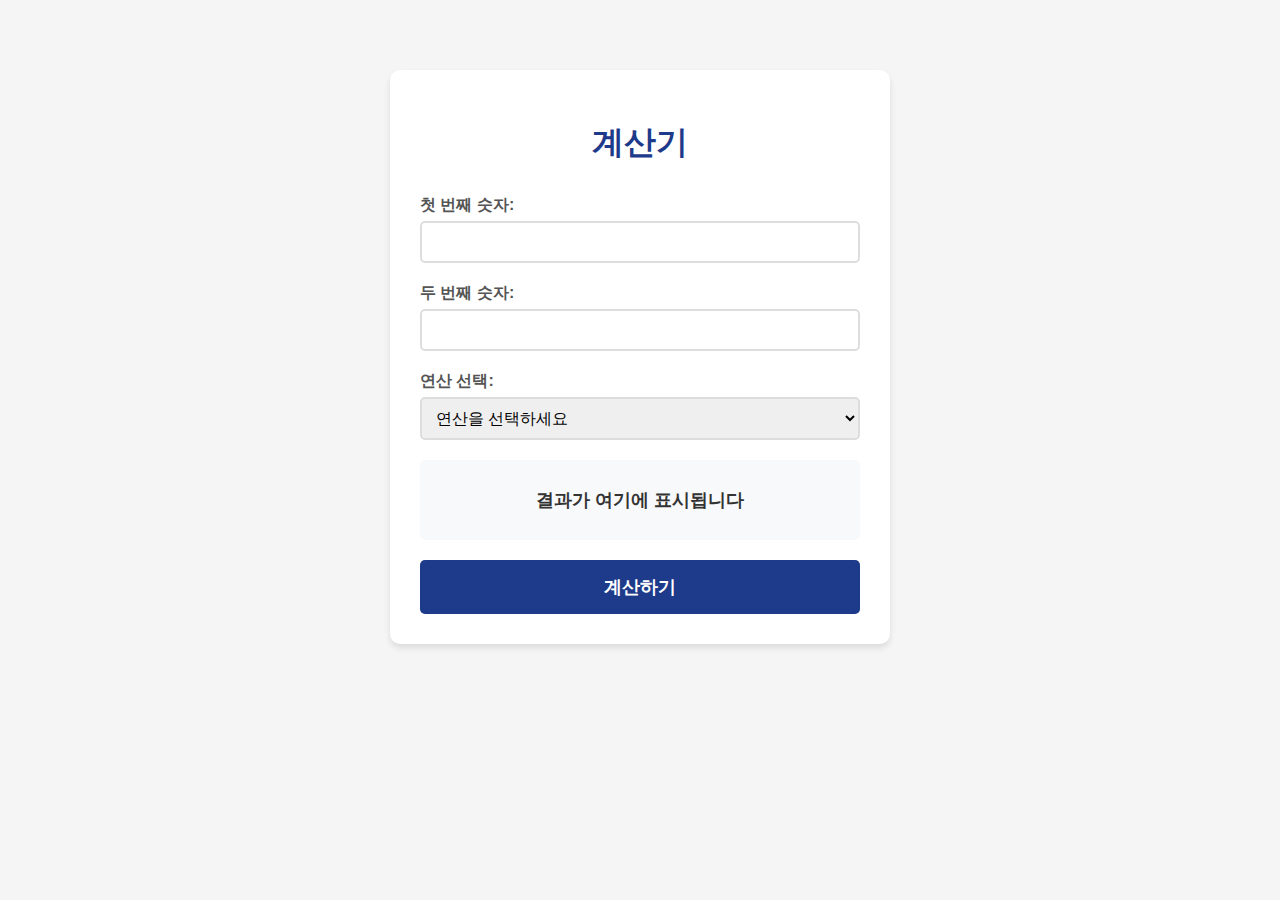
<file: src/main/resources/templates/calculator.html>
<!DOCTYPE html>
<html lang="ko">
<head>
    <meta charset="UTF-8">
    <meta name="viewport" content="width=device-width, initial-scale=1.0">
    <title>계산기</title>
    <style>
        body {
            font-family: Arial, sans-serif;
            max-width: 500px;
            margin: 50px auto;
            padding: 20px;
            background-color: #f5f5f5;
        }
        
        .calculator {
            background-color: white;
            padding: 30px;
            border-radius: 10px;
            box-shadow: 0 4px 6px rgba(0, 0, 0, 0.1);
        }
        
        h1 {
            text-align: center;
            color: #1e3a8a;
            margin-bottom: 30px;
        }
        
        .form-group {
            margin-bottom: 20px;
        }
        
        label {
            display: block;
            margin-bottom: 5px;
            font-weight: bold;
            color: #555;
        }
        
        input[type="number"], select {
            width: 100%;
            padding: 10px;
            border: 2px solid #ddd;
            border-radius: 5px;
            font-size: 16px;
            box-sizing: border-box;
        }
        
        input[type="number"]:focus, select:focus {
            outline: none;
            border-color: #1e3a8a;
        }
        
        .operation-group {
            display: flex;
            align-items: center;
            gap: 10px;
        }
        
        .operation-group select {
            flex: 1;
        }
        
        .result {
            background-color: #f8f9fa;
            padding: 15px;
            border-radius: 5px;
            text-align: center;
            font-size: 18px;
            font-weight: bold;
            color: #333;
            margin: 20px 0;
            min-height: 50px;
            display: flex;
            align-items: center;
            justify-content: center;
        }
        
        button {
            width: 100%;
            padding: 15px;
            background-color: #1e3a8a;
            color: white;
            border: none;
            border-radius: 5px;
            font-size: 18px;
            font-weight: bold;
            cursor: pointer;
            transition: background-color 0.3s;
        }
        
        button:hover {
            background-color: #01258a;
        }
        
        button:active {
            transform: translateY(1px);
        }
    </style>
</head>
<body>
    <div class="calculator">
        <h1>계산기</h1>
        
        <form id="calculatorForm" action="/calculate" method="POST">
            <div class="form-group">
                <label for="num1">첫 번째 숫자:</label>
                <input type="number" id="num1" name="num1" step="any" required>
            </div>

            <div class="form-group">
                <label for="num2">두 번째 숫자:</label>
                <input type="number" id="num2" name="num2" step="any" required>
            </div>
            
            <div class="form-group">
                <label for="operation">연산 선택:</label>
                <div class="operation-group">
                    <select id="operation" name="operation" required>
                        <option value="">연산을 선택하세요</option>
                        <option value="add">덧셈 (+)</option>
                        <option value="subtract">뺄셈 (-)</option>
                        <option value="multiply">곱셈 (×)</option>
                        <option value="divide">나눗셈 (÷)</option>
                    </select>
                </div>
            </div>
            
            
            <div class="result" id="result">
                결과가 여기에 표시됩니다
            </div>
            
            <button type="submit">계산하기</button>
        </form>
    </div>
</body>
</html>
</file>
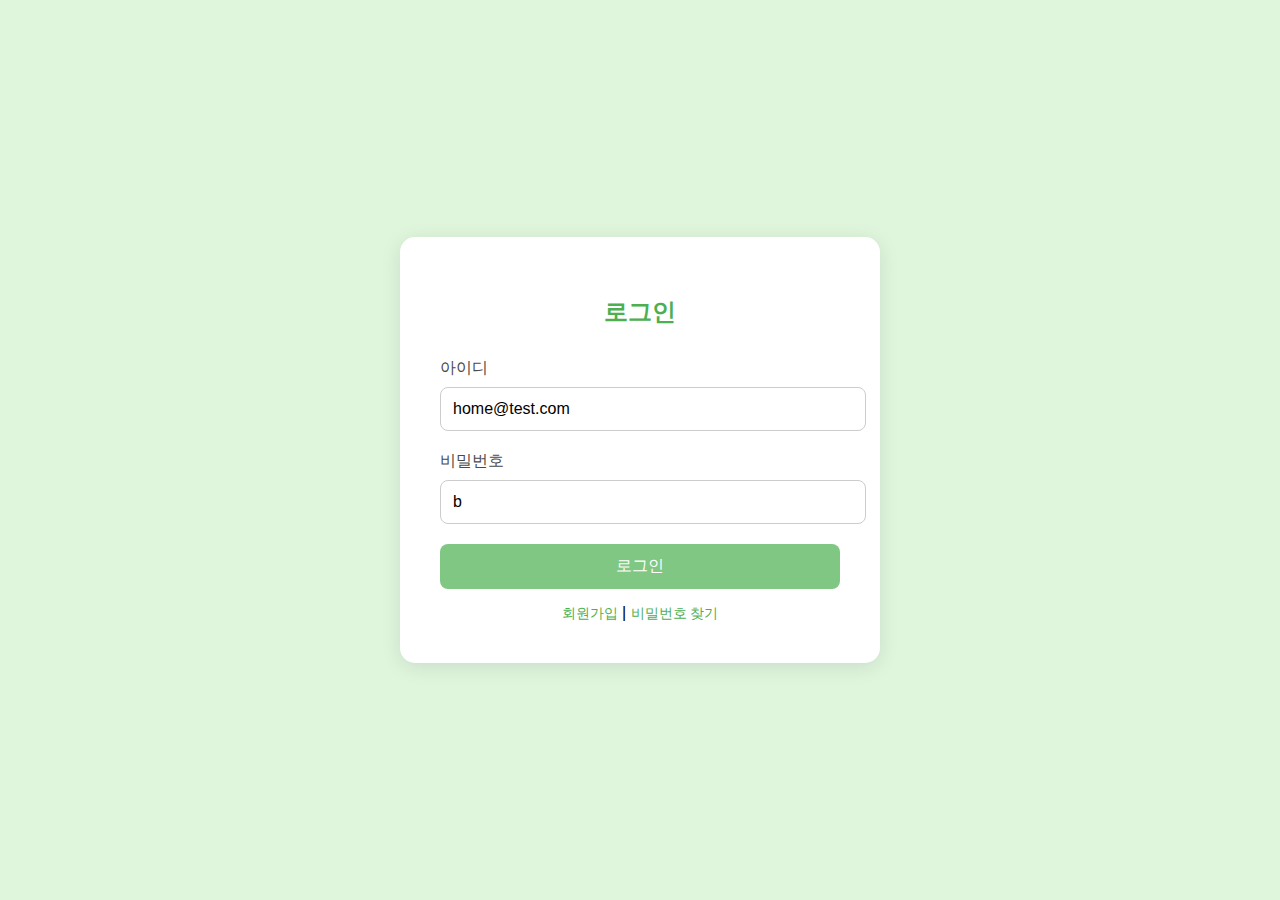
<file: src/main/resources/templates/auth/login.html>
<!DOCTYPE html>
<html lang="ko">
<head>
  <meta charset="UTF-8" />
  <meta name="viewport" content="width=device-width, initial-scale=1.0" />
  <title>로그인</title>
  <style>
    /* 전체 배경 설정 */
    body {
      margin: 0;
      padding: 0;
      font-family: 'Noto Sans KR', sans-serif;
      background-color: #dff6dd; /* 초록 파스텔 배경 */
      display: flex;
      justify-content: center;
      align-items: center;
      height: 100vh;
    }

    /* 로그인 박스 */
    .login-container {
      background-color: #ffffff;
      padding: 40px;
      border-radius: 15px;
      box-shadow: 0 4px 20px rgba(0, 0, 0, 0.1);
      width: 100%;
      max-width: 400px;
    }

    .login-container h2 {
      text-align: center;
      color: #4caf50;
      margin-bottom: 30px;
    }

    /* 입력 필드 스타일 */
    .form-group {
      margin-bottom: 20px;
    }

    .form-group label {
      display: block;
      margin-bottom: 8px;
      color: #4a4a4a;
    }

    .form-group input {
      width: 100%;
      padding: 12px;
      border: 1px solid #ccc;
      border-radius: 8px;
      font-size: 16px;
    }

    /* 로그인 버튼 */
    .login-btn {
      width: 100%;
      padding: 12px;
      background-color: #81c784; /* 부드러운 초록 */
      border: none;
      border-radius: 8px;
      color: white;
      font-size: 16px;
      cursor: pointer;
      transition: background-color 0.3s ease;
    }

    .login-btn:hover {
      background-color: #66bb6a;
    }

    /* 링크 */
    .login-container .links {
      margin-top: 15px;
      text-align: center;
    }

    .login-container .links a {
      color: #4caf50;
      text-decoration: none;
      font-size: 14px;
    }

    .login-container .links a:hover {
      text-decoration: underline;
    }
  </style>
</head>
<body>

  <div class="login-container">
    <h2>로그인</h2>
    <form action="/auth/login" method="GET">
      <div class="form-group">
        <label for="email">아이디</label>
        <input type="text" id="email" name="email" placeholder="아이디를 입력하세요" required value="home@test.com" />
      </div>
      <div class="form-group">
        <label for="password">비밀번호</label>
        <input type="text" id="password" name="password" placeholder="비밀번호를 입력하세요" required value="b" />
      </div>
      <button type="submit" class="login-btn">로그인</button>
      <div class="links">
        <a href="#">회원가입</a> | <a href="#">비밀번호 찾기</a>
      </div>
    </form>
  </div>

</body>
</html>
</file>
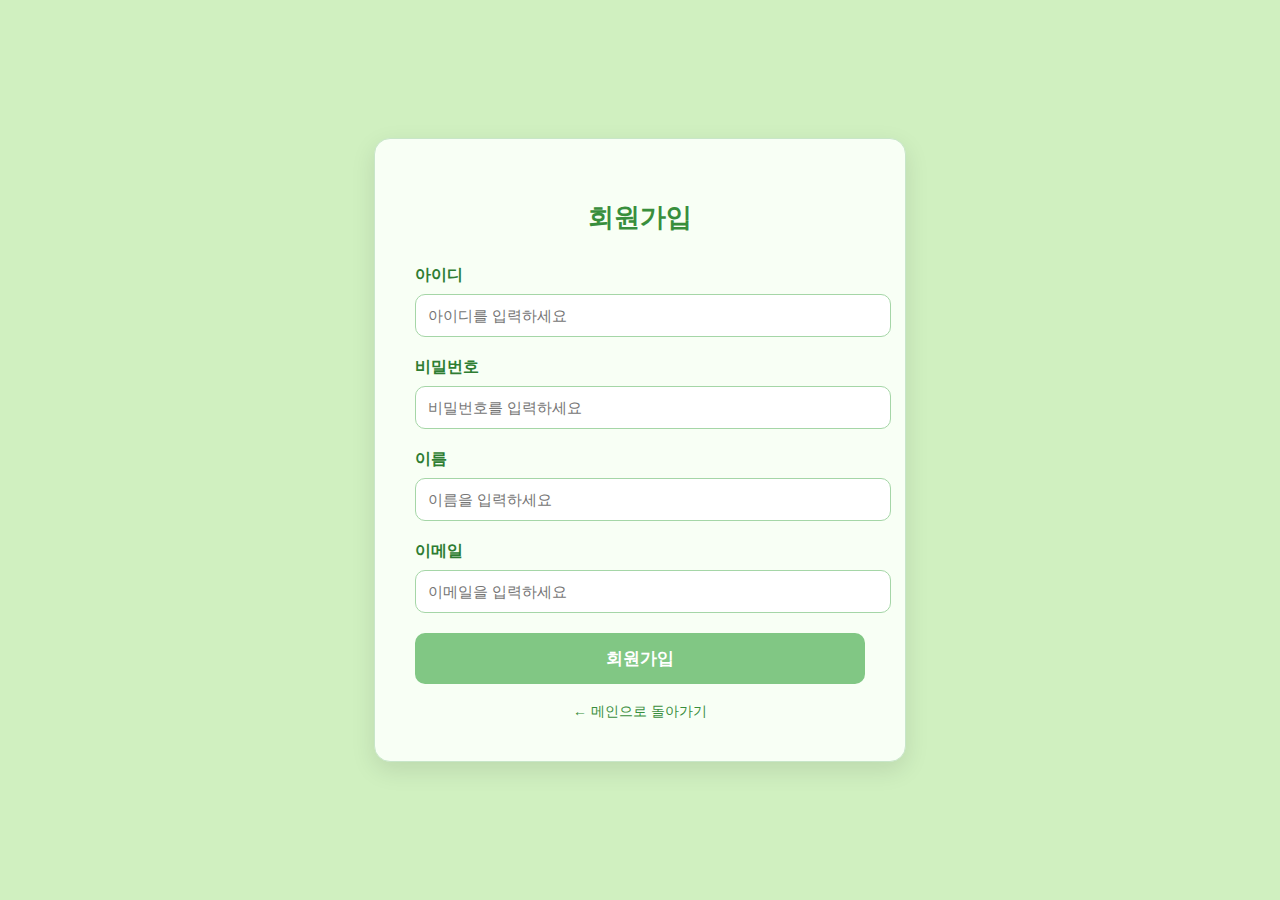
<file: src/main/resources/templates/auth/register.html>
<!DOCTYPE html>
<html lang="ko">
<head>
  <meta charset="UTF-8">
  <meta name="viewport" content="width=device-width, initial-scale=1.0">
  <title>회원가입</title>
  <style>
    /* 전체 배경 색상 - 부드러운 초록 파스텔 */
    body {
      margin: 0;
      padding: 0;
      font-family: 'Noto Sans KR', sans-serif;
      background-color: #d0f0c0; /* 연한 초록 파스텔 */
      display: flex;
      justify-content: center;
      align-items: center;
      height: 100vh;
    }

    /* 회원가입 폼 박스 */
    .register-container {
      background-color: #f8fff5; /* 더 연한 초록톤 배경 */
      padding: 40px;
      border-radius: 16px;
      box-shadow: 0 8px 24px rgba(0, 0, 0, 0.1);
      width: 100%;
      max-width: 450px;
      border: 1px solid #c8e6c9; /* 라이트 그린 테두리 */
    }

    .register-container h2 {
      text-align: center;
      margin-bottom: 30px;
      color: #388e3c; /* 진한 초록 */
      font-size: 26px;
    }

    .form-group {
      margin-bottom: 20px;
    }

    .form-group label {
      display: block;
      margin-bottom: 8px;
      font-weight: bold;
      color: #2e7d32;
    }

    .form-group input {
      width: 100%;
      padding: 12px;
      border: 1px solid #a5d6a7;
      border-radius: 10px;
      font-size: 15px;
      background-color: #ffffff;
      transition: border-color 0.3s ease;
    }

    .form-group input:focus {
      outline: none;
      border-color: #66bb6a;
    }

    /* 제출 버튼 */
    .submit-btn {
      width: 100%;
      padding: 14px;
      background-color: #81c784; /* 부드러운 초록 */
      border: none;
      border-radius: 10px;
      color: white;
      font-size: 17px;
      font-weight: bold;
      cursor: pointer;
      transition: background-color 0.3s ease;
    }

    .submit-btn:hover {
      background-color: #66bb6a; /* 호버 시 더 진한 초록 */
    }

    /* 돌아가기 링크 */
    .back-link {
      margin-top: 18px;
      text-align: center;
    }

    .back-link a {
      color: #388e3c;
      text-decoration: none;
      font-size: 14px;
    }

    .back-link a:hover {
      text-decoration: underline;
    }
  </style>
</head>
<body>

  <div class="register-container">
    <h2>회원가입</h2>
    <form action="/register" method="post">
      <div class="form-group">
        <label for="username">아이디</label>
        <input type="text" id="username" name="username" placeholder="아이디를 입력하세요" required>
      </div>

      <div class="form-group">
        <label for="password">비밀번호</label>
        <input type="password" id="password" name="password" placeholder="비밀번호를 입력하세요" required>
      </div>

      <div class="form-group">
        <label for="name">이름</label>
        <input type="text" id="name" name="name" placeholder="이름을 입력하세요" required>
      </div>

      <div class="form-group">
        <label for="email">이메일</label>
        <input type="email" id="email" name="email" placeholder="이메일을 입력하세요" required>
      </div>

      <button type="submit" class="submit-btn">회원가입</button>

      <div class="back-link">
        <a href="/">← 메인으로 돌아가기</a>
      </div>
    </form>
  </div>

</body>
</html>
</file>
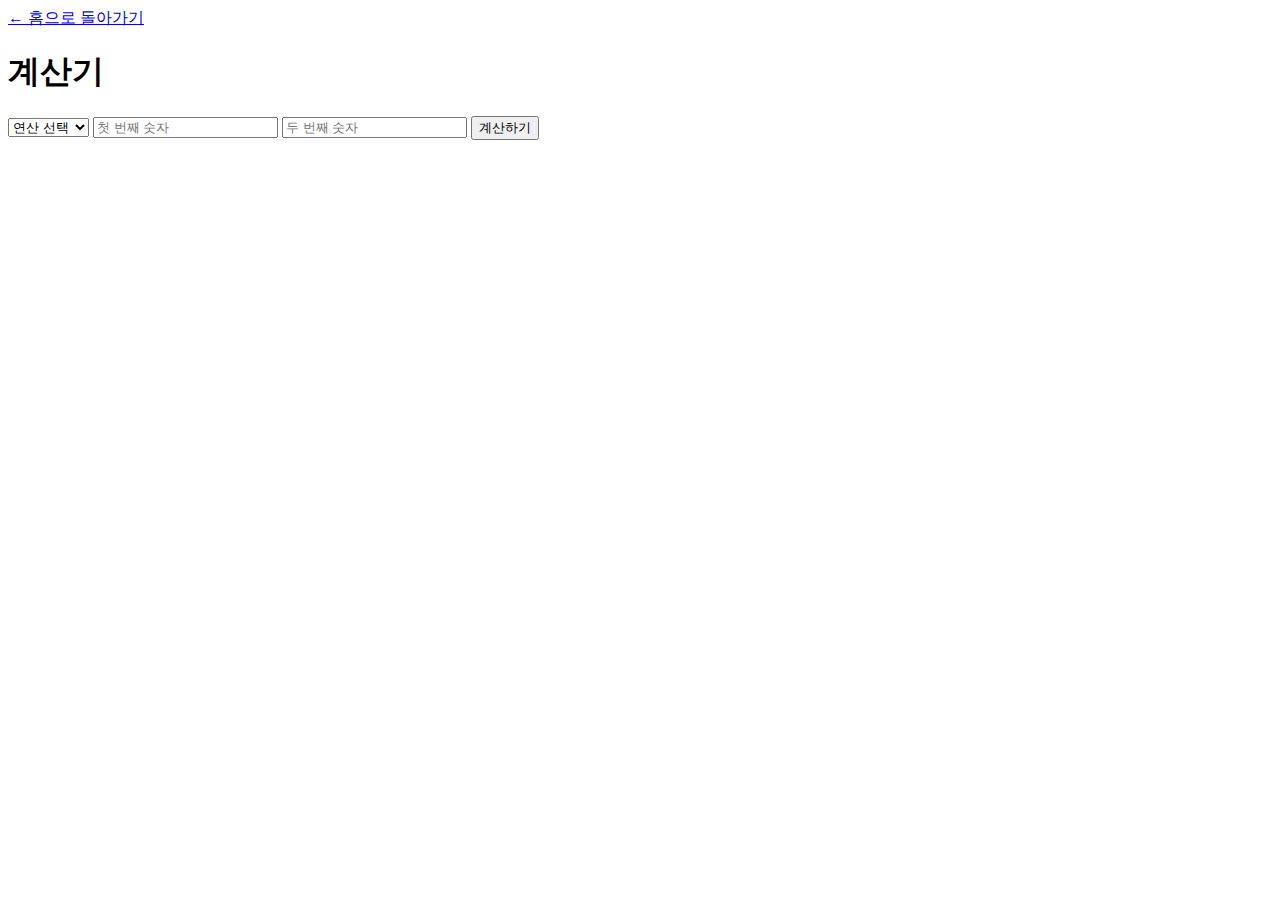
<file: src/main/resources/templates/contents/calculator/calculator.html>
<!DOCTYPE html>
<html lang="ko">

<head>
    <meta charset="UTF-8">
    <meta name="viewport" content="width=device-width, initial-scale=1.0">
    <title>계산기 - Creative Hub</title>
</head>

<body>
    <a href="/" class="back-link">
        ← 홈으로 돌아가기
    </a>
    <div class="login-container">
        <div class="login-header">

            <h1>계산기</h1>
        </div>

        <form id="calculatorForm" method="get" action="/contents/calculator/calculator">
            <select id="operation" name="operation" required>
                <option value="">연산 선택</option>
                <option value="plus">덧셈 (+)</option>
                <option value="minus">빼기 (-)</option>
                <option value="gob">곱셈 (×)</option>
                <option value="nanum">나눗셈 (÷)</option>
            </select>

            <input type="number" id="num1" name="num1" placeholder="첫 번째 숫자" required>
            <input type="number" id="num2" name="num2" placeholder="두 번째 숫자" required>

            <button type="submit">계산하기</button>
        </form>

        <div id="result"></div>

    </div>

</body>

</html>
</file>
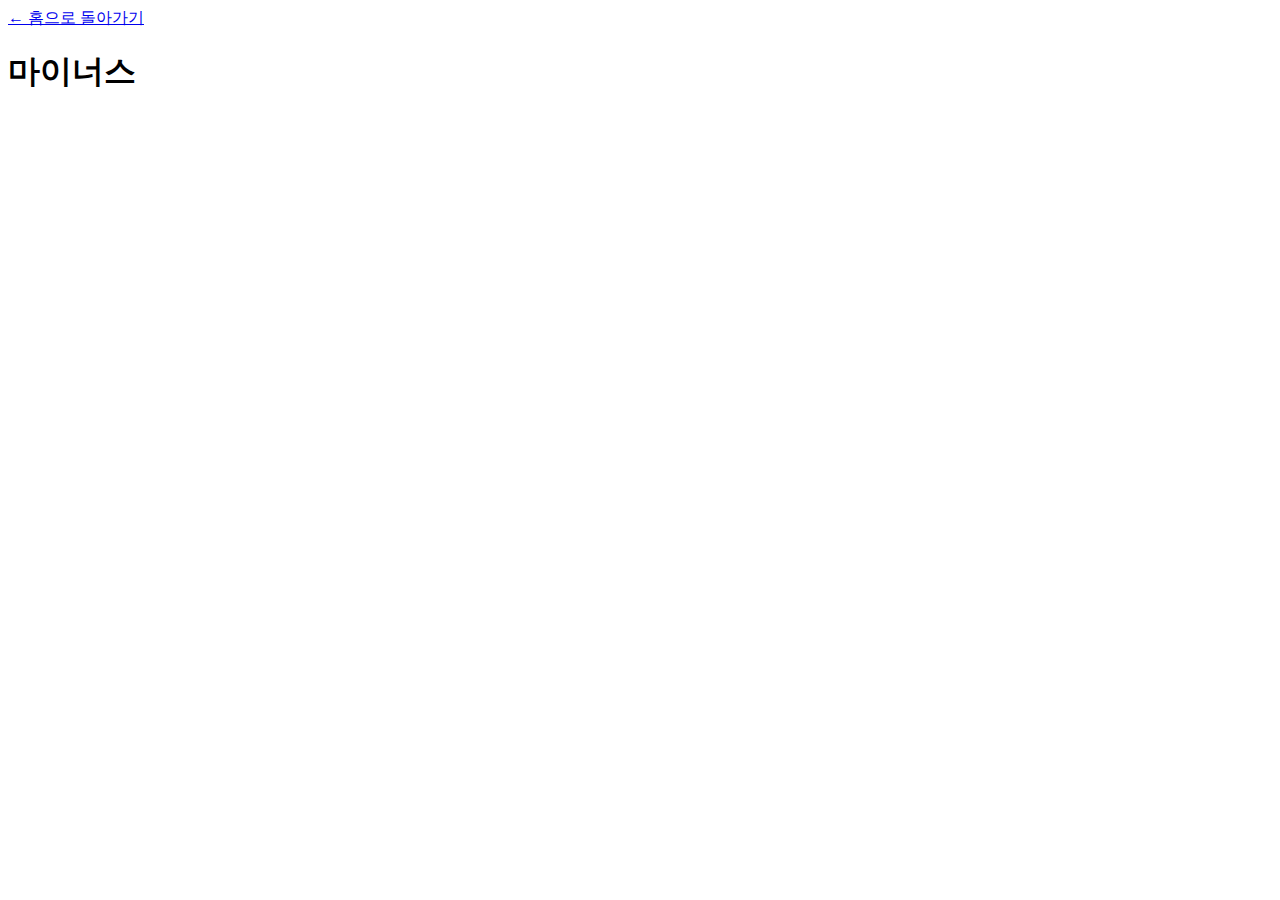
<file: src/main/resources/templates/contents/calculator/minus.html>
<!DOCTYPE html>
<html lang="ko">
<head>
<meta charset="UTF-8">
<meta name="viewport" content="width=device-width, initial-scale=1.0">
<title>계산기 - Creative Hub</title>
</head>
<body>
<a href="/" class="back-link">
← 홈으로 돌아가기
</a>
<div class="login-container">
<div class="login-header">

<h1>마이너스</h1>
</div>
</div>
</body>
</html>
</file>
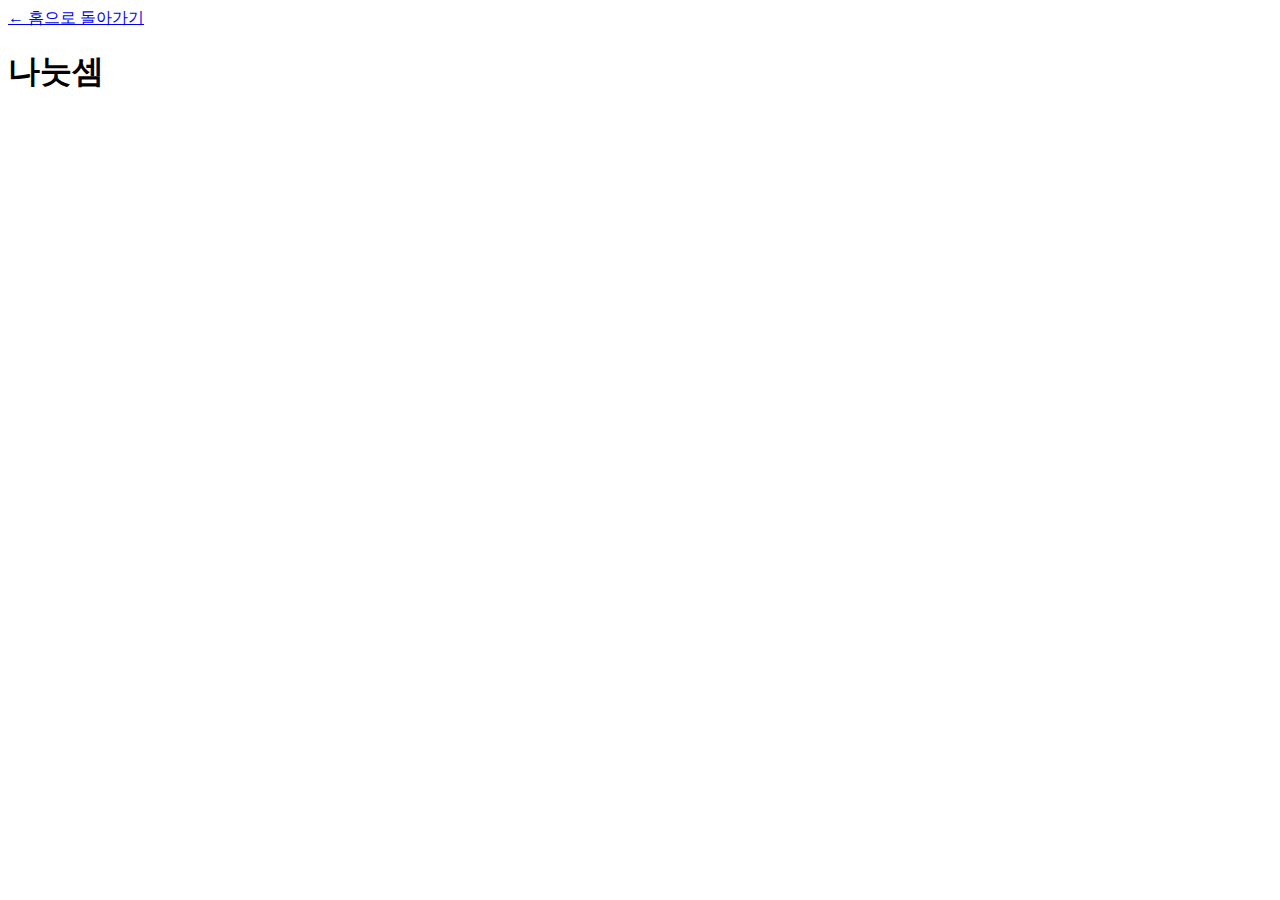
<file: src/main/resources/templates/contents/calculator/nanum.html>
<!DOCTYPE html>
<html lang="ko">
<head>
<meta charset="UTF-8">
<meta name="viewport" content="width=device-width, initial-scale=1.0">
<title>계산기 - Creative Hub</title>
</head>
<body>
<a href="/" class="back-link">
← 홈으로 돌아가기
</a>
<div class="login-container">
<div class="login-header">

<h1>나눗셈</h1>
</div>
</div>
</body>
</html>
</file>
